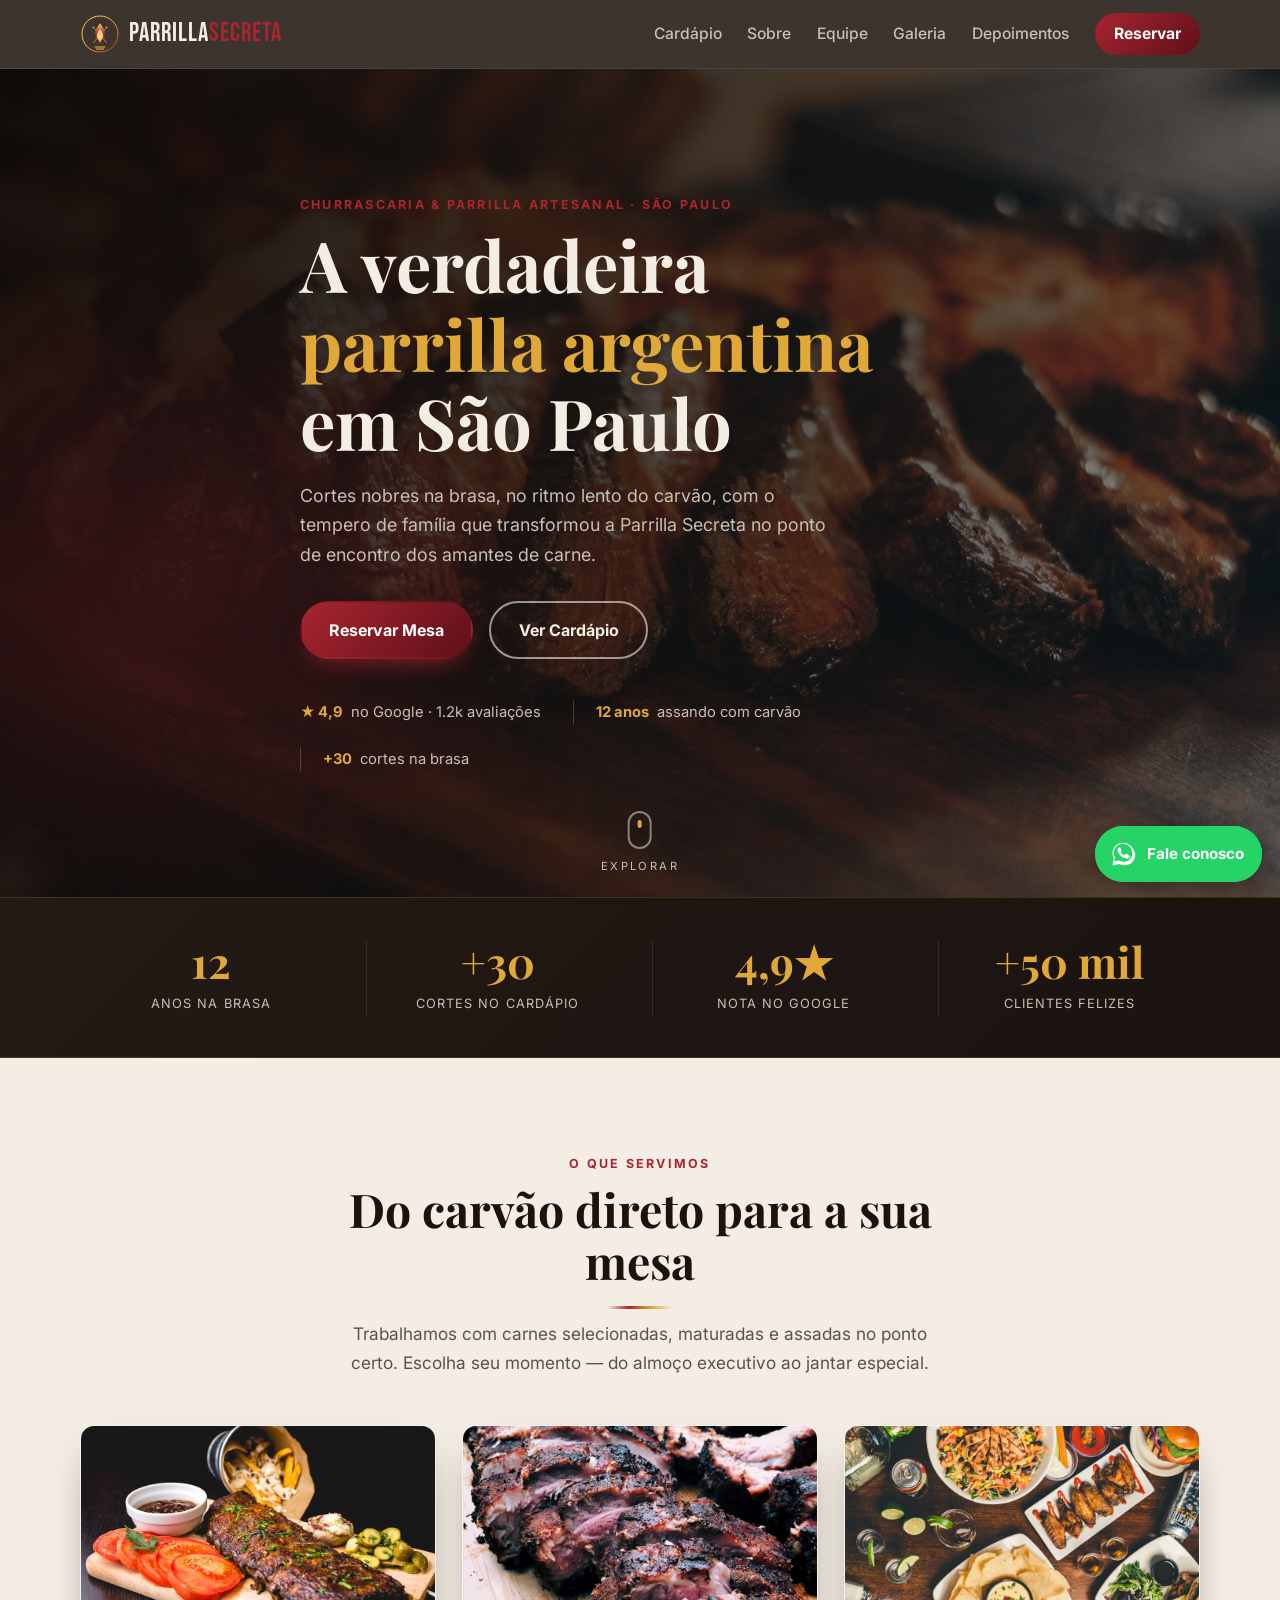
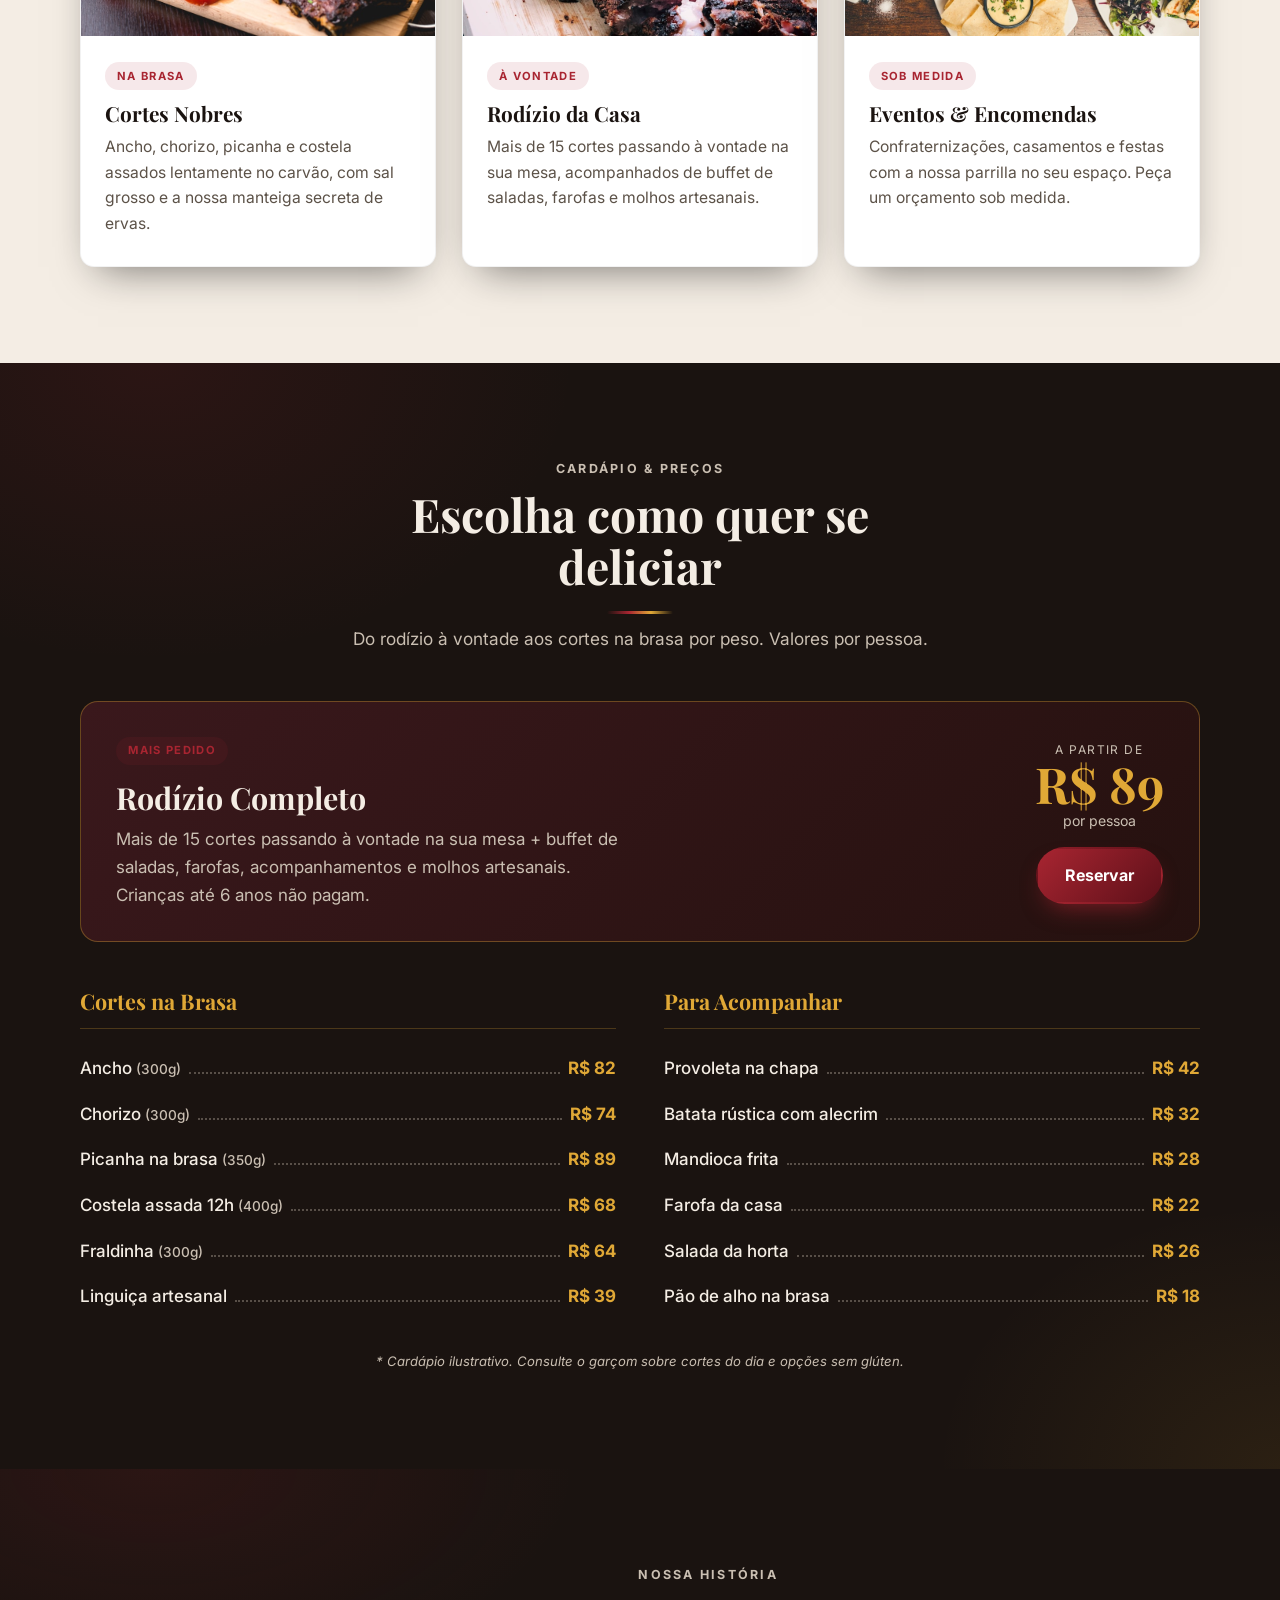
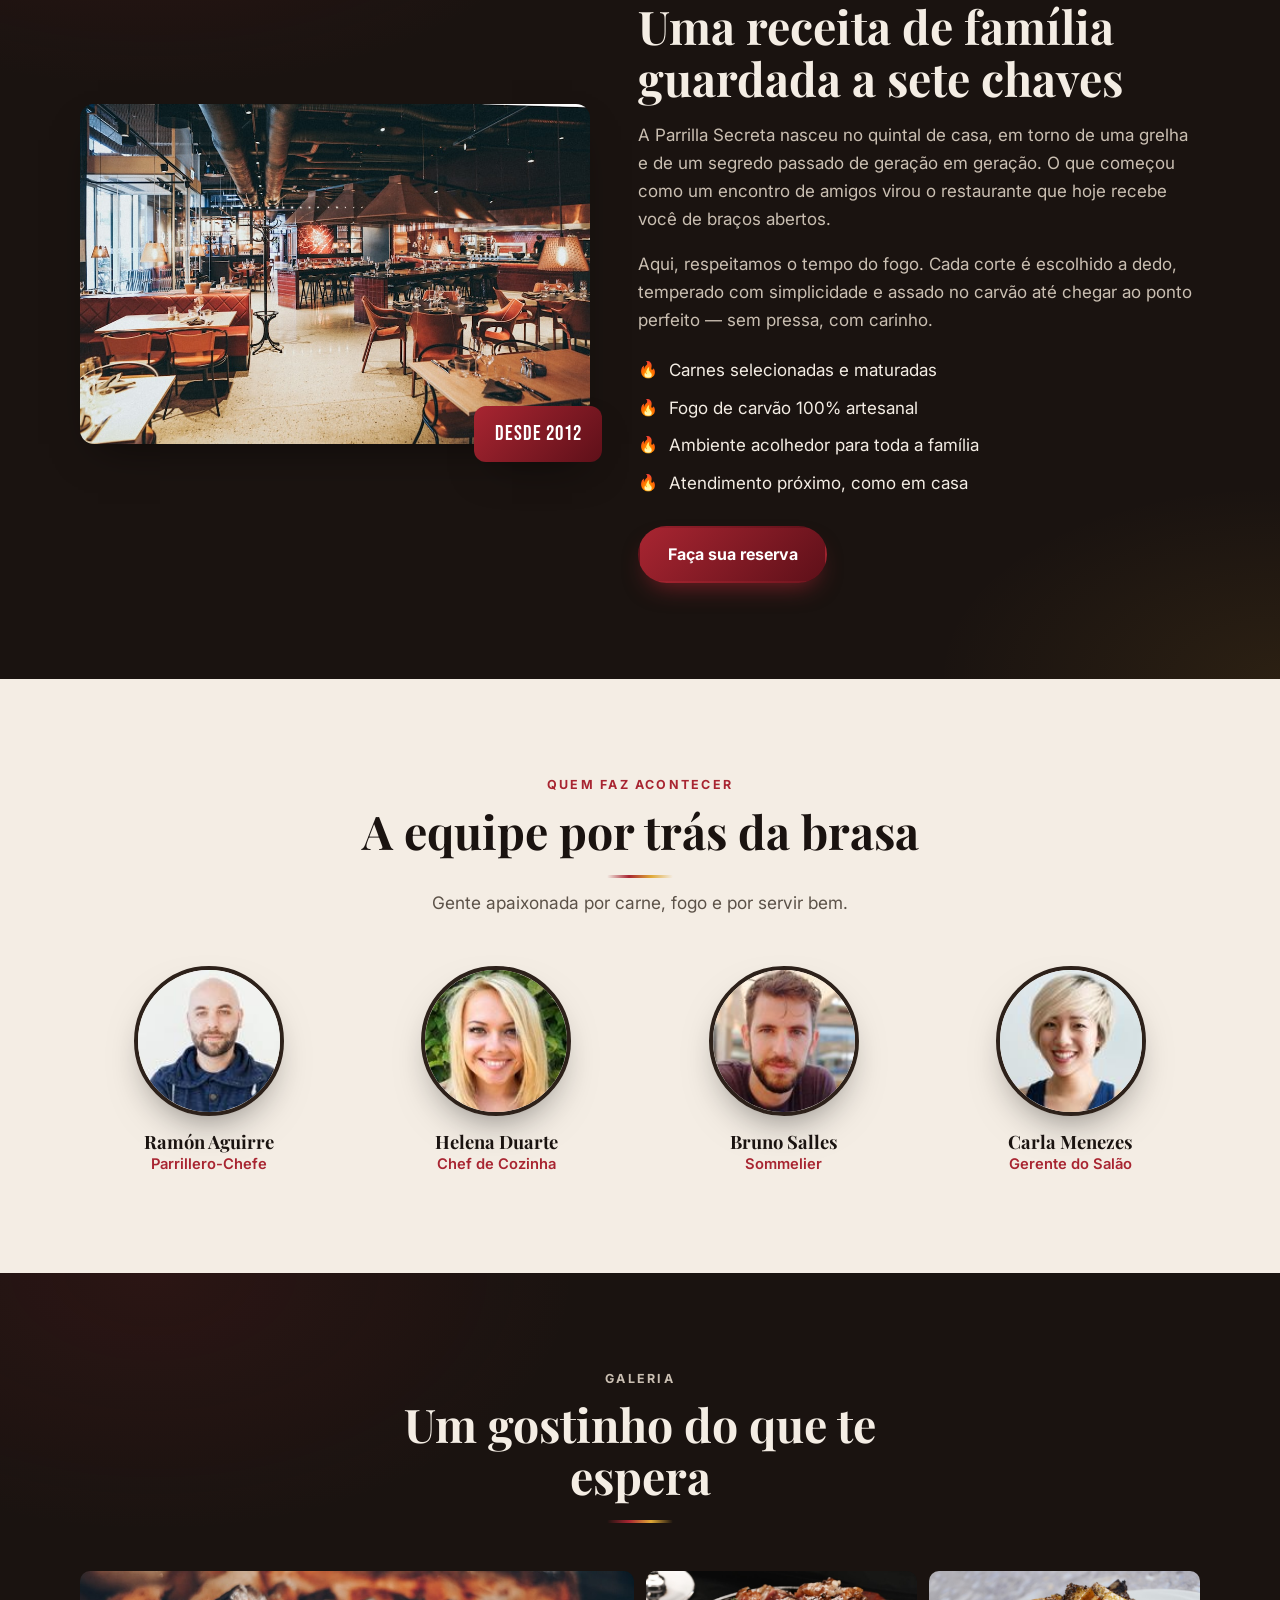
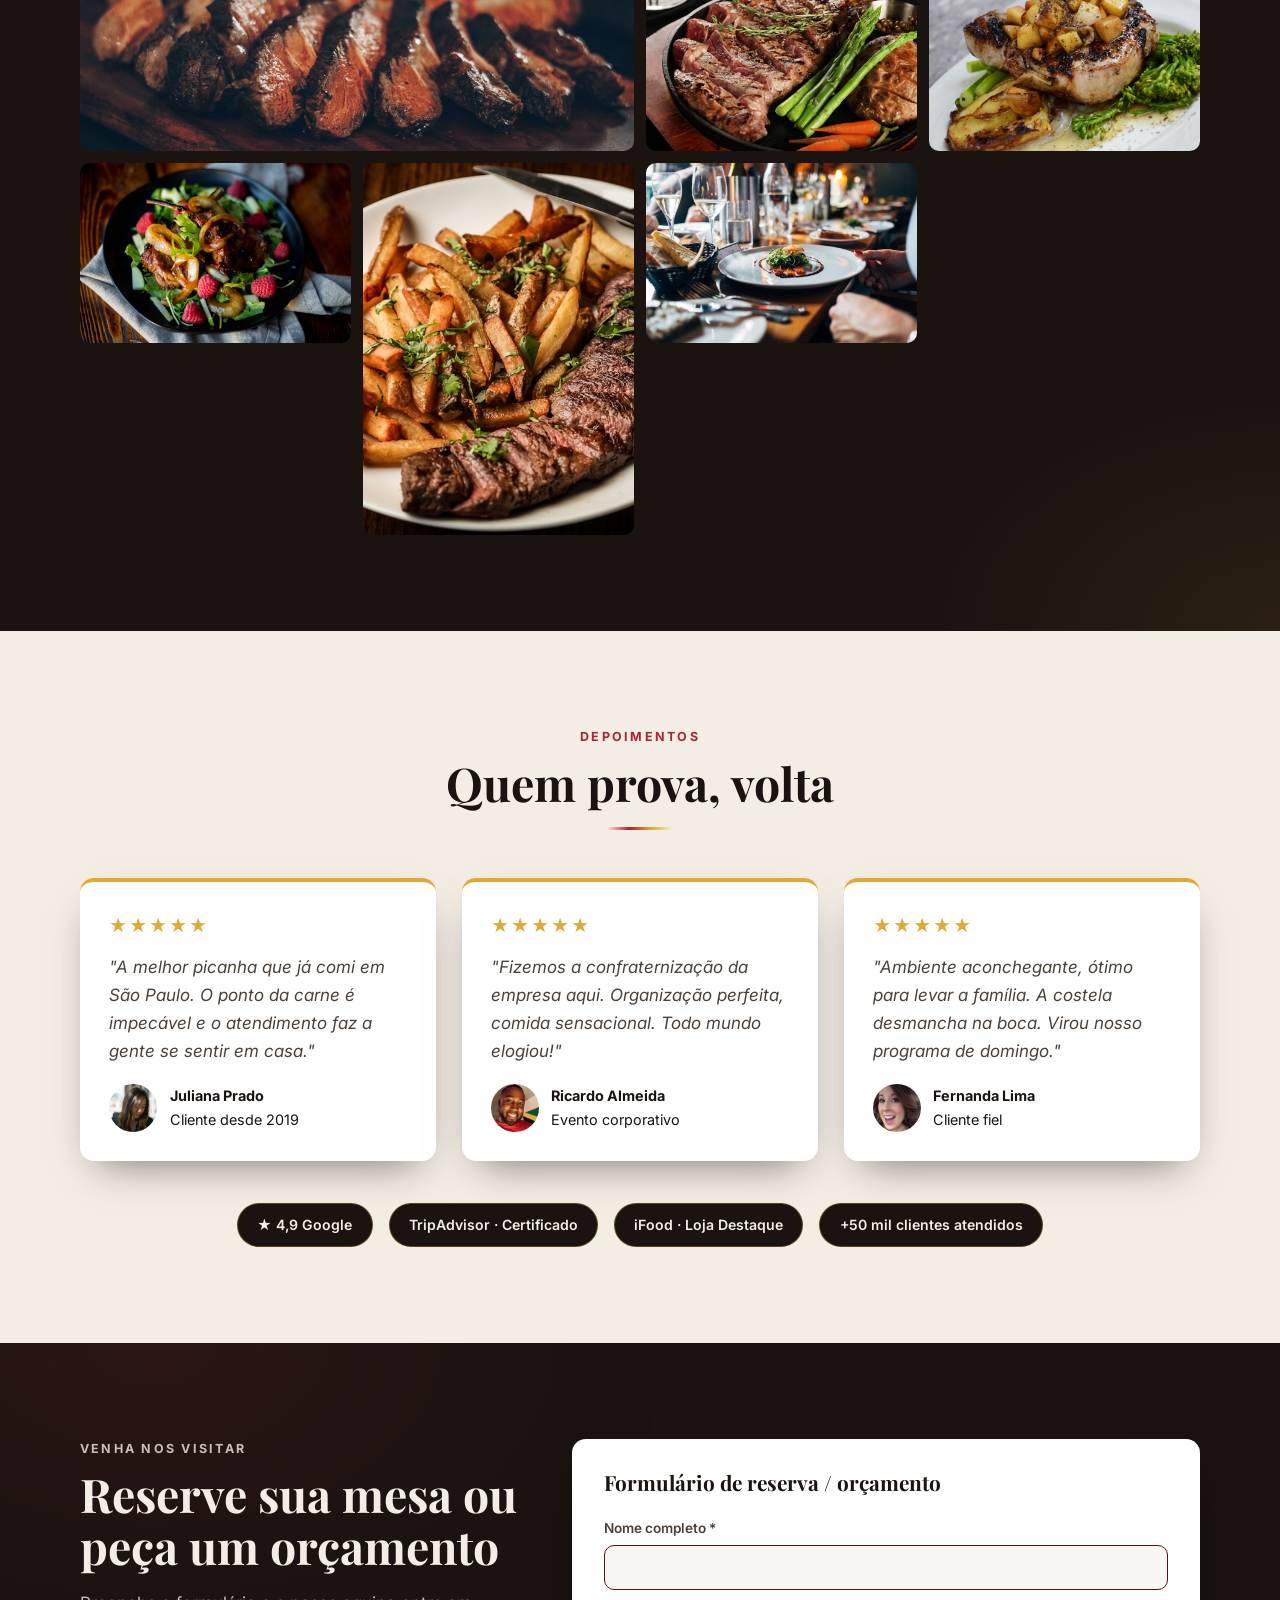
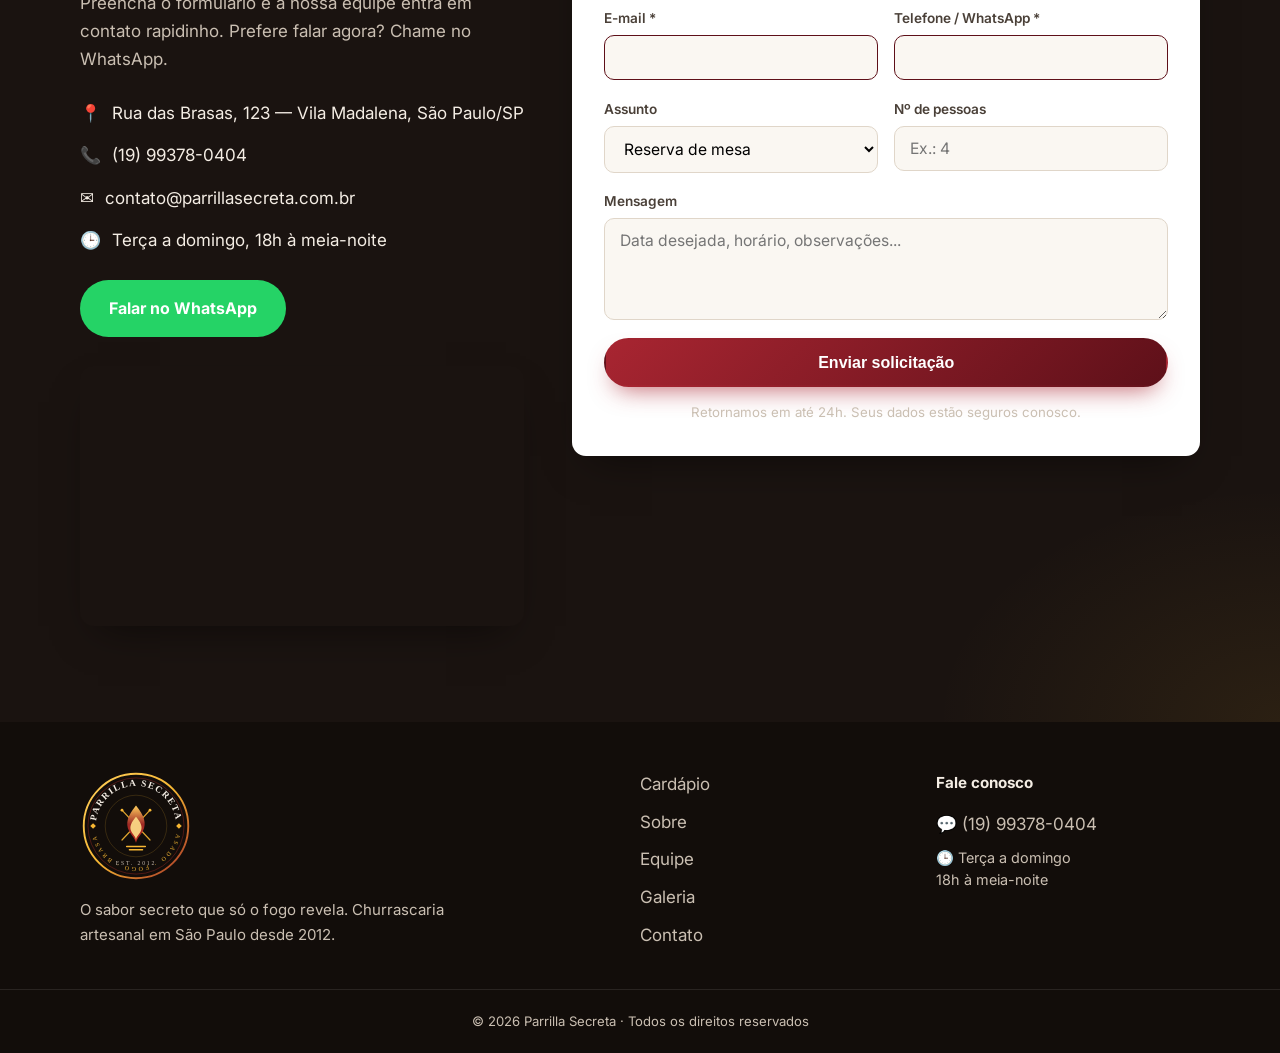
<file: index.html>
<!DOCTYPE html>
<html lang="pt-BR">
<head>
  <meta charset="UTF-8" />
  <meta name="viewport" content="width=device-width, initial-scale=1.0" />

  <!-- ============ SEO / META ============ -->
  <title>Parrilla Secreta — Churrascaria & Parrilla Artesanal | Reserve sua Mesa</title>
  <meta name="description" content="Parrilla Secreta é uma churrascaria artesanal com cortes nobres na brasa, ambiente acolhedor e atendimento de família. Reserve sua mesa ou peça um orçamento para eventos." />
  <meta name="keywords" content="churrascaria, parrilla, churrasco, restaurante, cortes nobres, brasa, eventos, rodízio, carne, barbecue" />
  <meta name="author" content="Parrilla Secreta" />
  <meta name="theme-color" content="#1a1310" />
  <link rel="canonical" href="https://www.parrillasecreta.com.br/" />

  <!-- Open Graph -->
  <meta property="og:type" content="restaurant" />
  <meta property="og:title" content="Parrilla Secreta — Churrascaria & Parrilla Artesanal" />
  <meta property="og:description" content="Cortes nobres na brasa, ambiente acolhedor e o verdadeiro sabor do fogo. Reserve sua mesa." />
  <meta property="og:image" content="https://www.parrillasecreta.com.br/assets/images/og-image.jpg" />
  <meta property="og:locale" content="pt_BR" />
  <meta name="twitter:card" content="summary_large_image" />

  <!-- Favicon -->
  <link rel="icon" type="image/svg+xml" href="assets/favicon.svg" />
  <link rel="apple-touch-icon" href="assets/favicon.svg" />

  <!-- Fonts -->
  <link rel="preconnect" href="https://fonts.googleapis.com" />
  <link rel="preconnect" href="https://fonts.gstatic.com" crossorigin />
  <link href="https://fonts.googleapis.com/css2?family=Bebas+Neue&family=Playfair+Display:ital,wght@0,600;0,700;1,600&family=Inter:wght@400;500;600;700&display=swap" rel="stylesheet" />

  <link rel="stylesheet" href="styles.css" />

  <!-- ============ Structured Data (Rich Results) ============ -->
  <script type="application/ld+json">
  {
    "@context": "https://schema.org",
    "@type": "Restaurant",
    "name": "Parrilla Secreta",
    "servesCuisine": ["Churrasco", "Parrilla", "Argentina", "Brasileira"],
    "priceRange": "$$",
    "image": "https://www.parrillasecreta.com.br/assets/images/og-image.jpg",
    "telephone": "+55 19 99378-0404",
    "address": {
      "@type": "PostalAddress",
      "streetAddress": "Rua das Brasas, 123 - Vila Madalena",
      "addressLocality": "São Paulo",
      "addressRegion": "SP",
      "postalCode": "05433-000",
      "addressCountry": "BR"
    },
    "openingHours": "Tu-Su 18:00-24:00",
    "url": "https://www.parrillasecreta.com.br/"
  }
  </script>
</head>

<body>
  <!-- ==================== HEADER ==================== -->
  <header class="site-header" id="topo">
    <div class="container header-inner">
      <a href="#topo" class="brand" aria-label="Parrilla Secreta - início">
        <img src="assets/mark.svg" alt="" class="brand-mark-img" width="40" height="40" aria-hidden="true" />
        <span class="brand-name">Parrilla<span>Secreta</span></span>
      </a>

      <nav class="main-nav" id="main-nav" aria-label="Navegação principal">
        <a href="#menu">Cardápio</a>
        <a href="#sobre">Sobre</a>
        <a href="#equipe">Equipe</a>
        <a href="#galeria">Galeria</a>
        <a href="#depoimentos">Depoimentos</a>
        <a href="#contato" class="nav-cta">Reservar</a>
      </nav>

      <button class="nav-toggle" id="nav-toggle" aria-label="Abrir menu" aria-expanded="false" aria-controls="main-nav">
        <span></span><span></span><span></span>
      </button>
    </div>
  </header>

  <main>
    <!-- ==================== HERO ==================== -->
    <section class="hero" id="hero">
      <div class="hero-bg" aria-hidden="true"></div>
      <div class="hero-overlay" aria-hidden="true"></div>
      <div class="container hero-content">
        <p class="eyebrow">Churrascaria &amp; Parrilla Artesanal · São Paulo</p>
        <h1>A verdadeira<br /><span class="accent">parrilla argentina</span><br />em São Paulo</h1>
        <p class="hero-sub">
          Cortes nobres na brasa, no ritmo lento do carvão, com o tempero de família que
          transformou a Parrilla Secreta no ponto de encontro dos amantes de carne.
        </p>
        <div class="hero-actions">
          <a href="#contato" class="btn btn-primary">Reservar Mesa</a>
          <a href="#menu" class="btn btn-ghost">Ver Cardápio</a>
        </div>
        <ul class="hero-badges" aria-label="Diferenciais">
          <li><strong>★ 4,9</strong> no Google · 1.2k avaliações</li>
          <li><strong>12 anos</strong> assando com carvão</li>
          <li><strong>+30</strong> cortes na brasa</li>
        </ul>
      </div>
      <a href="#cardapio" class="hero-scroll" aria-label="Explorar o cardápio">
        <span class="mouse" aria-hidden="true"></span>
        Explorar
      </a>
    </section>

    <!-- ==================== FAIXA DE NÚMEROS ==================== -->
    <section class="stats-band" aria-label="A casa em números">
      <div class="container stats-inner">
        <div class="stat"><strong>12</strong><span>anos na brasa</span></div>
        <div class="stat"><strong>+30</strong><span>cortes no cardápio</span></div>
        <div class="stat"><strong>4,9★</strong><span>nota no Google</span></div>
        <div class="stat"><strong>+50 mil</strong><span>clientes felizes</span></div>
      </div>
    </section>

    <!-- ==================== SERVIÇOS / CARDÁPIO ==================== -->
    <section class="section" id="cardapio">
      <div class="container">
        <header class="section-head">
          <p class="eyebrow">O que servimos</p>
          <h2>Do carvão direto para a sua mesa</h2>
          <p class="section-lead">
            Trabalhamos com carnes selecionadas, maturadas e assadas no ponto certo.
            Escolha seu momento — do almoço executivo ao jantar especial.
          </p>
        </header>

        <div class="cards-grid">
          <article class="card">
            <div class="card-img" style="background-image:url('assets/images/servico-cortes.jpg')" role="img" aria-label="Corte nobre grelhado na brasa"></div>
            <div class="card-body">
              <span class="card-tag">Na brasa</span>
              <h3>Cortes Nobres</h3>
              <p>Ancho, chorizo, picanha e costela assados lentamente no carvão, com sal grosso e a nossa manteiga secreta de ervas.</p>
            </div>
          </article>

          <article class="card">
            <div class="card-img" style="background-image:url('assets/images/servico-rodizio.jpg')" role="img" aria-label="Espeto de churrasco variado"></div>
            <div class="card-body">
              <span class="card-tag">À vontade</span>
              <h3>Rodízio da Casa</h3>
              <p>Mais de 15 cortes passando à vontade na sua mesa, acompanhados de buffet de saladas, farofas e molhos artesanais.</p>
            </div>
          </article>

          <article class="card">
            <div class="card-img" style="background-image:url('assets/images/servico-eventos.jpg')" role="img" aria-label="Mesa de eventos com pratos"></div>
            <div class="card-body">
              <span class="card-tag">Sob medida</span>
              <h3>Eventos &amp; Encomendas</h3>
              <p>Confraternizações, casamentos e festas com a nossa parrilla no seu espaço. Peça um orçamento sob medida.</p>
            </div>
          </article>
        </div>
      </div>
    </section>

    <!-- ==================== CARDÁPIO & PREÇOS ==================== -->
    <section class="section section-alt" id="menu">
      <div class="container">
        <header class="section-head">
          <p class="eyebrow">Cardápio &amp; Preços</p>
          <h2>Escolha como quer se deliciar</h2>
          <p class="section-lead">Do rodízio à vontade aos cortes na brasa por peso. Valores por pessoa.</p>
        </header>

        <!-- Destaque do rodízio -->
        <div class="menu-highlight">
          <div class="menu-highlight-text">
            <span class="card-tag">Mais pedido</span>
            <h3>Rodízio Completo</h3>
            <p>Mais de 15 cortes passando à vontade na sua mesa + buffet de saladas, farofas, acompanhamentos e molhos artesanais. Crianças até 6 anos não pagam.</p>
          </div>
          <div class="menu-highlight-price">
            <span class="price-from">a partir de</span>
            <strong>R$ 89</strong>
            <span class="price-unit">por pessoa</span>
            <a href="#contato" class="btn btn-primary">Reservar</a>
          </div>
        </div>

        <!-- À la carte -->
        <div class="menu-columns">
          <div class="menu-col">
            <h4 class="menu-col-title">Cortes na Brasa</h4>
            <ul class="menu-list">
              <li><span class="mi-name">Ancho <em>(300g)</em></span><span class="mi-dots"></span><span class="mi-price">R$ 82</span></li>
              <li><span class="mi-name">Chorizo <em>(300g)</em></span><span class="mi-dots"></span><span class="mi-price">R$ 74</span></li>
              <li><span class="mi-name">Picanha na brasa <em>(350g)</em></span><span class="mi-dots"></span><span class="mi-price">R$ 89</span></li>
              <li><span class="mi-name">Costela assada 12h <em>(400g)</em></span><span class="mi-dots"></span><span class="mi-price">R$ 68</span></li>
              <li><span class="mi-name">Fraldinha <em>(300g)</em></span><span class="mi-dots"></span><span class="mi-price">R$ 64</span></li>
              <li><span class="mi-name">Linguiça artesanal</span><span class="mi-dots"></span><span class="mi-price">R$ 39</span></li>
            </ul>
          </div>
          <div class="menu-col">
            <h4 class="menu-col-title">Para Acompanhar</h4>
            <ul class="menu-list">
              <li><span class="mi-name">Provoleta na chapa</span><span class="mi-dots"></span><span class="mi-price">R$ 42</span></li>
              <li><span class="mi-name">Batata rústica com alecrim</span><span class="mi-dots"></span><span class="mi-price">R$ 32</span></li>
              <li><span class="mi-name">Mandioca frita</span><span class="mi-dots"></span><span class="mi-price">R$ 28</span></li>
              <li><span class="mi-name">Farofa da casa</span><span class="mi-dots"></span><span class="mi-price">R$ 22</span></li>
              <li><span class="mi-name">Salada da horta</span><span class="mi-dots"></span><span class="mi-price">R$ 26</span></li>
              <li><span class="mi-name">Pão de alho na brasa</span><span class="mi-dots"></span><span class="mi-price">R$ 18</span></li>
            </ul>
          </div>
        </div>
        <p class="menu-note">* Cardápio ilustrativo. Consulte o garçom sobre cortes do dia e opções sem glúten.</p>
      </div>
    </section>

    <!-- ==================== SOBRE ==================== -->
    <section class="section section-alt" id="sobre">
      <div class="container about-grid">
        <div class="about-media">
          <img
            src="assets/images/sobre-salao.jpg"
            alt="Salão aconchegante da Parrilla Secreta" loading="lazy" width="900" height="600" />
          <span class="about-badge">Desde 2012</span>
        </div>
        <div class="about-text">
          <p class="eyebrow">Nossa história</p>
          <h2>Uma receita de família guardada a sete chaves</h2>
          <p>
            A Parrilla Secreta nasceu no quintal de casa, em torno de uma grelha e de um
            segredo passado de geração em geração. O que começou como um encontro de amigos
            virou o restaurante que hoje recebe você de braços abertos.
          </p>
          <p>
            Aqui, respeitamos o tempo do fogo. Cada corte é escolhido a dedo, temperado com
            simplicidade e assado no carvão até chegar ao ponto perfeito — sem pressa, com carinho.
          </p>
          <ul class="checklist">
            <li>Carnes selecionadas e maturadas</li>
            <li>Fogo de carvão 100% artesanal</li>
            <li>Ambiente acolhedor para toda a família</li>
            <li>Atendimento próximo, como em casa</li>
          </ul>
          <a href="#contato" class="btn btn-primary">Faça sua reserva</a>
        </div>
      </div>
    </section>

    <!-- ==================== EQUIPE ==================== -->
    <section class="section" id="equipe">
      <div class="container">
        <header class="section-head">
          <p class="eyebrow">Quem faz acontecer</p>
          <h2>A equipe por trás da brasa</h2>
          <p class="section-lead">Gente apaixonada por carne, fogo e por servir bem.</p>
        </header>

        <div class="team-grid">
          <figure class="team-card">
            <img src="assets/images/equipe-ramon.jpg" alt="Retrato de Ramón Aguirre, parrillero-chefe" loading="lazy" width="200" height="200" />
            <figcaption>
              <h3>Ramón Aguirre</h3>
              <p>Parrillero-Chefe</p>
            </figcaption>
          </figure>
          <figure class="team-card">
            <img src="assets/images/equipe-helena.jpg" alt="Retrato de Helena Duarte, chef de cozinha" loading="lazy" width="200" height="200" />
            <figcaption>
              <h3>Helena Duarte</h3>
              <p>Chef de Cozinha</p>
            </figcaption>
          </figure>
          <figure class="team-card">
            <img src="assets/images/equipe-bruno.jpg" alt="Retrato de Bruno Salles, sommelier" loading="lazy" width="200" height="200" />
            <figcaption>
              <h3>Bruno Salles</h3>
              <p>Sommelier</p>
            </figcaption>
          </figure>
          <figure class="team-card">
            <img src="assets/images/equipe-carla.jpg" alt="Retrato de Carla Menezes, gerente do salão" loading="lazy" width="200" height="200" />
            <figcaption>
              <h3>Carla Menezes</h3>
              <p>Gerente do Salão</p>
            </figcaption>
          </figure>
        </div>
      </div>
    </section>

    <!-- ==================== GALERIA ==================== -->
    <section class="section section-alt" id="galeria">
      <div class="container">
        <header class="section-head">
          <p class="eyebrow">Galeria</p>
          <h2>Um gostinho do que te espera</h2>
        </header>

        <div class="gallery">
          <a class="gallery-item wide" href="assets/images/galeria-1.jpg" target="_blank" rel="noopener" style="background-image:url('assets/images/galeria-1.jpg')" aria-label="Costela na brasa"></a>
          <a class="gallery-item" href="assets/images/galeria-2.jpg" target="_blank" rel="noopener" style="background-image:url('assets/images/galeria-2.jpg')" aria-label="Bife grelhado"></a>
          <a class="gallery-item" href="assets/images/galeria-3.jpg" target="_blank" rel="noopener" style="background-image:url('assets/images/galeria-3.jpg')" aria-label="Preparo na parrilla"></a>
          <a class="gallery-item" href="assets/images/galeria-4.jpg" target="_blank" rel="noopener" style="background-image:url('assets/images/galeria-4.jpg')" aria-label="Chef preparando prato"></a>
          <a class="gallery-item tall" href="assets/images/galeria-5.jpg" target="_blank" rel="noopener" style="background-image:url('assets/images/galeria-5.jpg')" aria-label="Prato finalizado"></a>
          <a class="gallery-item" href="assets/images/galeria-6.jpg" target="_blank" rel="noopener" style="background-image:url('assets/images/galeria-6.jpg')" aria-label="Ambiente do restaurante"></a>
        </div>
      </div>
    </section>

    <!-- ==================== DEPOIMENTOS ==================== -->
    <section class="section" id="depoimentos">
      <div class="container">
        <header class="section-head">
          <p class="eyebrow">Depoimentos</p>
          <h2>Quem prova, volta</h2>
        </header>

        <div class="testimonials">
          <blockquote class="testimonial">
            <div class="stars" aria-label="5 de 5 estrelas">★★★★★</div>
            <p>"A melhor picanha que já comi em São Paulo. O ponto da carne é impecável e o atendimento faz a gente se sentir em casa."</p>
            <footer>
              <img src="assets/images/depoimento-juliana.jpg" alt="" loading="lazy" width="48" height="48" />
              <span><strong>Juliana Prado</strong><br />Cliente desde 2019</span>
            </footer>
          </blockquote>

          <blockquote class="testimonial">
            <div class="stars" aria-label="5 de 5 estrelas">★★★★★</div>
            <p>"Fizemos a confraternização da empresa aqui. Organização perfeita, comida sensacional. Todo mundo elogiou!"</p>
            <footer>
              <img src="assets/images/depoimento-ricardo.jpg" alt="" loading="lazy" width="48" height="48" />
              <span><strong>Ricardo Almeida</strong><br />Evento corporativo</span>
            </footer>
          </blockquote>

          <blockquote class="testimonial">
            <div class="stars" aria-label="5 de 5 estrelas">★★★★★</div>
            <p>"Ambiente aconchegante, ótimo para levar a família. A costela desmancha na boca. Virou nosso programa de domingo."</p>
            <footer>
              <img src="assets/images/depoimento-fernanda.jpg" alt="" loading="lazy" width="48" height="48" />
              <span><strong>Fernanda Lima</strong><br />Cliente fiel</span>
            </footer>
          </blockquote>
        </div>

        <div class="trust-row" aria-label="Selos de confiança">
          <span class="trust-badge">★ 4,9 Google</span>
          <span class="trust-badge">TripAdvisor · Certificado</span>
          <span class="trust-badge">iFood · Loja Destaque</span>
          <span class="trust-badge">+50 mil clientes atendidos</span>
        </div>
      </div>
    </section>

    <!-- ==================== LOCALIZAÇÃO + CONTATO ==================== -->
    <section class="section section-alt" id="contato">
      <div class="container contact-grid">
        <!-- Info + mapa -->
        <div class="contact-info">
          <p class="eyebrow">Venha nos visitar</p>
          <h2>Reserve sua mesa ou peça um orçamento</h2>
          <p>Preencha o formulário e a nossa equipe entra em contato rapidinho. Prefere falar agora? Chame no WhatsApp.</p>

          <ul class="contact-list">
            <li><span aria-hidden="true">📍</span> Rua das Brasas, 123 — Vila Madalena, São Paulo/SP</li>
            <li><span aria-hidden="true">📞</span> <a href="tel:+5519993780404">(19) 99378-0404</a></li>
            <li><span aria-hidden="true">✉️</span> <a href="mailto:contato@parrillasecreta.com.br">contato@parrillasecreta.com.br</a></li>
            <li><span aria-hidden="true">🕒</span> Terça a domingo, 18h à meia-noite</li>
          </ul>

          <a href="https://wa.me/5519993780404?text=Ol%C3%A1!%20Gostaria%20de%20fazer%20uma%20reserva%20na%20Parrilla%20Secreta." class="btn btn-whatsapp" target="_blank" rel="noopener">
            Falar no WhatsApp
          </a>

          <div class="map-wrap">
            <iframe
              title="Mapa da localização da Parrilla Secreta"
              src="https://www.google.com/maps?q=Vila+Madalena,+S%C3%A3o+Paulo,+SP&output=embed"
              loading="lazy" referrerpolicy="no-referrer-when-downgrade"></iframe>
          </div>
        </div>

        <!-- Formulário -->
        <div class="contact-form-wrap">
          <form id="contact-form" class="contact-form" action="https://formspree.io/f/SEU_ID_AQUI" method="POST" novalidate>
            <h3>Formulário de reserva / orçamento</h3>

            <div class="field">
              <label for="nome">Nome completo *</label>
              <input type="text" id="nome" name="nome" autocomplete="name" required />
            </div>

            <div class="field-row">
              <div class="field">
                <label for="email">E-mail *</label>
                <input type="email" id="email" name="email" autocomplete="email" required />
              </div>
              <div class="field">
                <label for="telefone">Telefone / WhatsApp *</label>
                <input type="tel" id="telefone" name="telefone" autocomplete="tel" required />
              </div>
            </div>

            <div class="field-row">
              <div class="field">
                <label for="assunto">Assunto</label>
                <select id="assunto" name="assunto">
                  <option>Reserva de mesa</option>
                  <option>Orçamento para evento</option>
                  <option>Encomenda / Delivery</option>
                  <option>Outro assunto</option>
                </select>
              </div>
              <div class="field">
                <label for="pessoas">Nº de pessoas</label>
                <input type="number" id="pessoas" name="pessoas" min="1" max="500" placeholder="Ex.: 4" />
              </div>
            </div>

            <div class="field">
              <label for="mensagem">Mensagem</label>
              <textarea id="mensagem" name="mensagem" rows="4" placeholder="Data desejada, horário, observações..."></textarea>
            </div>

            <button type="submit" class="btn btn-primary btn-block">Enviar solicitação</button>
            <p class="form-note" id="form-status" role="status" aria-live="polite">
              Retornamos em até 24h. Seus dados estão seguros conosco.
            </p>
          </form>
        </div>
      </div>
    </section>
  </main>

  <!-- ==================== FOOTER ==================== -->
  <footer class="site-footer">
    <div class="container footer-inner">
      <div class="footer-brand">
        <img src="assets/crest.svg" alt="Selo Parrilla Secreta — Asado, Fogo, Brasa, desde 2012" class="footer-crest" width="112" height="112" />
        <p>O sabor secreto que só o fogo revela. Churrascaria artesanal em São Paulo desde 2012.</p>
      </div>
      <nav class="footer-nav" aria-label="Links do rodapé">
        <a href="#menu">Cardápio</a>
        <a href="#sobre">Sobre</a>
        <a href="#equipe">Equipe</a>
        <a href="#galeria">Galeria</a>
        <a href="#contato">Contato</a>
      </nav>
      <div class="footer-social">
        <strong class="footer-col-title">Fale conosco</strong>
        <a href="https://wa.me/5519993780404" target="_blank" rel="noopener" aria-label="WhatsApp">💬 (19) 99378-0404</a>
        <span class="footer-hours">🕒 Terça a domingo<br />18h à meia-noite</span>
      </div>
    </div>
    <div class="footer-bottom">
      <p>© <span id="year"></span> Parrilla Secreta · Todos os direitos reservados</p>
    </div>
  </footer>

  <!-- Botão flutuante de WhatsApp -->
  <a class="whatsapp-float" href="https://wa.me/5519993780404?text=Ol%C3%A1!%20Gostaria%20de%20fazer%20uma%20reserva%20na%20Parrilla%20Secreta."
     target="_blank" rel="noopener" aria-label="Falar no WhatsApp">
    <svg viewBox="0 0 32 32" width="28" height="28" fill="currentColor" aria-hidden="true">
      <path d="M16 3C9.4 3 4 8.4 4 15c0 2.1.6 4.2 1.6 6L4 29l8.2-1.6c1.7.9 3.7 1.4 5.6 1.4h.2c6.6 0 12-5.4 12-12S22.6 3 16 3zm0 21.8c-1.7 0-3.3-.5-4.8-1.3l-.3-.2-4.9 1 1-4.7-.2-.3C5.9 18.5 5.4 16.8 5.4 15 5.4 9.2 10.2 4.4 16 4.4S26.6 9.2 26.6 15 21.8 24.8 16 24.8zm6-8c-.3-.2-1.9-1-2.2-1-.3-.1-.5-.2-.8.2-.2.3-.8 1-1 1.2-.2.2-.4.2-.7.1-1.7-.9-2.9-1.5-4-3.5-.3-.5.3-.5.9-1.6.1-.2 0-.4 0-.6-.1-.2-.8-1.9-1-2.6-.3-.7-.5-.6-.8-.6h-.6c-.2 0-.6.1-.9.4-.3.3-1.2 1.1-1.2 2.8s1.2 3.3 1.4 3.5c.2.2 2.5 3.8 6 5.3 2.2.9 3 1 4.1.9.7-.1 1.9-.8 2.2-1.5.3-.8.3-1.4.2-1.5-.1-.2-.3-.3-.6-.4z"/>
    </svg>
    <span class="whatsapp-float-label">Fale conosco</span>
  </a>

  <script src="script.js" defer></script>
</body>
</html>
</file>
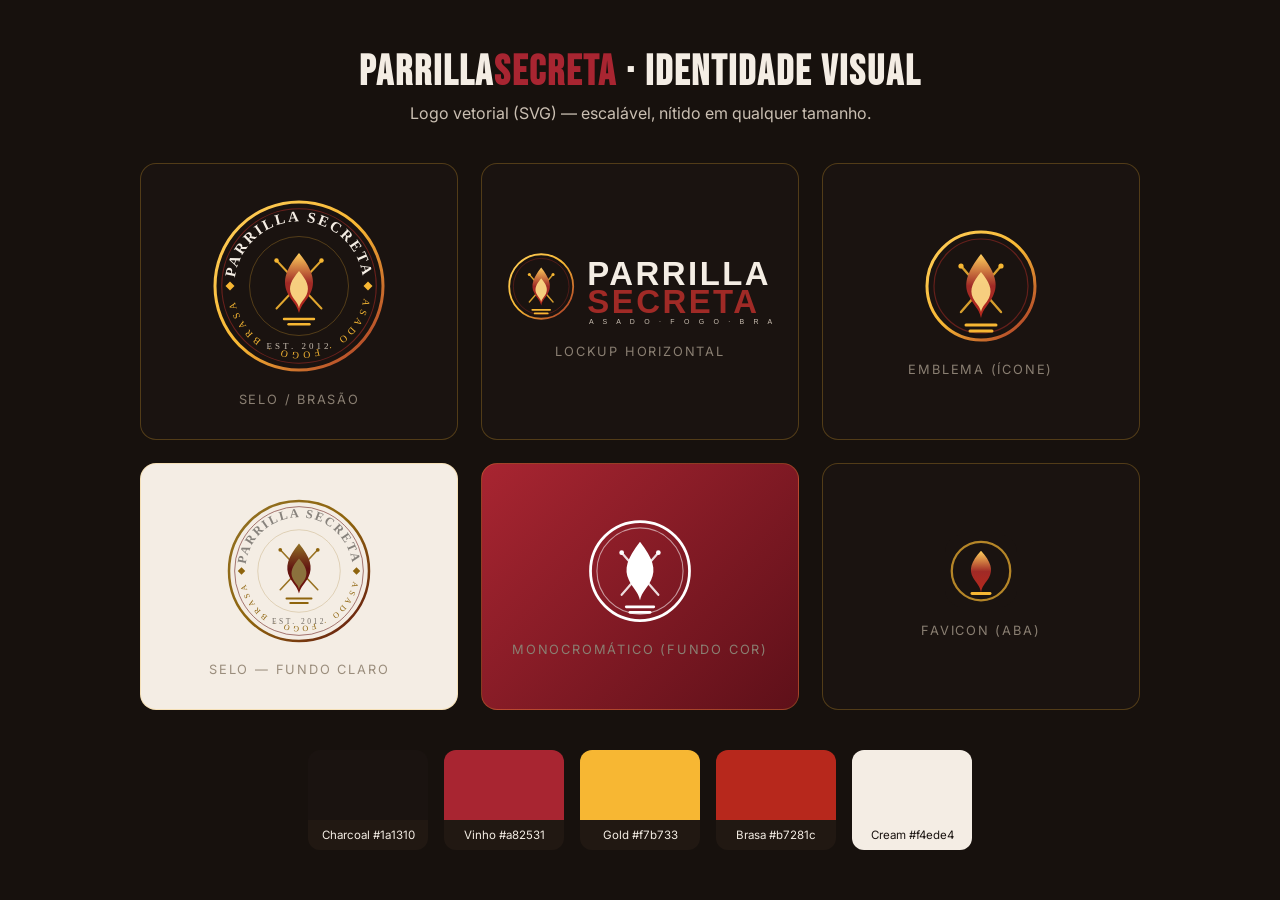
<file: logos.html>
<!DOCTYPE html>
<html lang="pt-BR">
<head>
  <meta charset="UTF-8" />
  <meta name="viewport" content="width=device-width, initial-scale=1.0" />
  <title>Parrilla Secreta — Logo & Identidade Visual</title>
  <link href="https://fonts.googleapis.com/css2?family=Bebas+Neue&family=Inter:wght@400;600;700&display=swap" rel="stylesheet" />
  <style>
    :root { --ember:#a82531; --gold:#f7b733; --cream:#f4ede4; }
    * { box-sizing: border-box; margin: 0; }
    body { font-family: 'Inter', system-ui, sans-serif; background: #17110d; color: var(--cream); padding: 3rem 1.5rem; }
    h1 { font-family:'Bebas Neue',sans-serif; font-size: 2.6rem; letter-spacing: 2px; text-align:center; }
    h1 span { color: var(--ember); }
    .sub { text-align:center; color:#cabfb2; margin: .4rem 0 2.5rem; }
    .grid { max-width: 1000px; margin: 0 auto; display: grid; grid-template-columns: repeat(auto-fit,minmax(260px,1fr)); gap: 1.4rem; }
    .tile { border:1px solid rgba(247,183,51,.25); border-radius: 16px; padding: 2rem 1.5rem; display:flex; flex-direction:column; align-items:center; gap:1rem; min-height: 240px; justify-content:center; }
    .tile.light { background: var(--cream); }
    .tile.dark { background: #1a1310; }
    .tile.ember { background: linear-gradient(135deg,#a82531,#5e1019); }
    .label { font-size:.8rem; letter-spacing:.14em; text-transform:uppercase; color:#8a7f72; }
    .tile.light .label { color:#9a8d7c; }
    img { display:block; }
    .swatches { max-width:1000px; margin: 2.5rem auto 0; display:flex; flex-wrap:wrap; gap:1rem; justify-content:center; }
    .sw { width:120px; border-radius:12px; overflow:hidden; text-align:center; font-size:.72rem; }
    .sw .chip { height:70px; }
    .sw .name { padding:.5rem; background:#211812; }
  </style>
</head>
<body>
  <h1>Parrilla<span>Secreta</span> · Identidade Visual</h1>
  <p class="sub">Logo vetorial (SVG) — escalável, nítido em qualquer tamanho.</p>

  <div class="grid">
    <div class="tile dark">
      <img src="assets/crest.svg" alt="Selo / brasão" width="180" height="180" />
      <span class="label">Selo / Brasão</span>
    </div>
    <div class="tile dark">
      <img src="assets/logo.svg" alt="Lockup horizontal" width="280" />
      <span class="label">Lockup horizontal</span>
    </div>
    <div class="tile dark">
      <img src="assets/mark.svg" alt="Emblema" width="120" height="120" />
      <span class="label">Emblema (ícone)</span>
    </div>
    <div class="tile light">
      <img src="assets/crest.svg" alt="Selo em fundo claro" width="150" height="150" style="filter:brightness(.55) saturate(1.2)" />
      <span class="label">Selo — fundo claro</span>
    </div>
    <div class="tile ember">
      <img src="assets/mark.svg" alt="Emblema em fundo ember" width="110" height="110" style="filter:brightness(0) invert(1)" />
      <span class="label">Monocromático (fundo cor)</span>
    </div>
    <div class="tile dark">
      <img src="assets/favicon.svg" alt="Favicon" width="72" height="72" />
      <span class="label">Favicon (aba)</span>
    </div>
  </div>

  <div class="swatches">
    <div class="sw"><div class="chip" style="background:#1a1310"></div><div class="name">Charcoal #1a1310</div></div>
    <div class="sw"><div class="chip" style="background:#a82531"></div><div class="name">Vinho #a82531</div></div>
    <div class="sw"><div class="chip" style="background:#f7b733"></div><div class="name">Gold #f7b733</div></div>
    <div class="sw"><div class="chip" style="background:#b7281c"></div><div class="name">Brasa #b7281c</div></div>
    <div class="sw"><div class="chip" style="background:#f4ede4"></div><div class="name" style="color:#1a1310;background:#f4ede4">Cream #f4ede4</div></div>
  </div>
</body>
</html>
</file>
<file: styles.css>
/* ============================================================
   Parrilla Secreta — Landing Page
   Palette: charcoal + ember + cream
   ============================================================ */

:root {
  --charcoal: #1a1310;
  --charcoal-2: #241a15;
  --charcoal-soft: #2d211a;
  --cream: #f4ede4;
  --cream-dim: #cabfb2;
  --ember: #a82531;      /* vermelho profundo (era laranja) */
  --ember-dark: #5e1019;  /* vinho / bordô */
  --gold: #e0a836;        /* dourado levemente mais quente, elegante */
  --whatsapp: #25d366;

  --font-display: 'Playfair Display', Georgia, serif;
  --font-brand: 'Bebas Neue', 'Arial Narrow', sans-serif;
  --font-body: 'Inter', system-ui, -apple-system, Segoe UI, Roboto, sans-serif;

  --maxw: 1160px;
  --radius: 14px;
  --shadow: 0 18px 40px -18px rgba(0, 0, 0, 0.55);
  --transition: 0.25s ease;
}

/* ---------- Reset ---------- */
*, *::before, *::after { box-sizing: border-box; margin: 0; padding: 0; }
html { scroll-behavior: smooth; -webkit-text-size-adjust: 100%; }
body {
  font-family: var(--font-body);
  color: var(--charcoal);
  background: var(--cream);
  line-height: 1.65;
  font-size: 17px;
  overflow-x: hidden;
}
img { max-width: 100%; display: block; }
a { color: inherit; text-decoration: none; }
ul { list-style: none; }

.container { width: 100%; max-width: var(--maxw); margin: 0 auto; padding: 0 20px; }

/* ---------- Typography ---------- */
h1, h2, h3 { font-family: var(--font-display); line-height: 1.12; font-weight: 700; }
h2 { font-size: clamp(1.9rem, 4.5vw, 2.9rem); }
h3 { font-size: 1.3rem; }

.eyebrow {
  font-family: var(--font-body);
  text-transform: uppercase;
  letter-spacing: 0.18em;
  font-size: 0.78rem;
  font-weight: 700;
  color: var(--ember);
  margin-bottom: 0.6rem;
}
.accent { color: var(--gold); }

/* ---------- Buttons ---------- */
.btn {
  display: inline-block;
  font-weight: 700;
  font-size: 1rem;
  padding: 0.85rem 1.7rem;
  border-radius: 999px;
  cursor: pointer;
  border: 2px solid transparent;
  transition: transform var(--transition), box-shadow var(--transition), background var(--transition), color var(--transition);
  text-align: center;
}
.btn:hover { transform: translateY(-2px); }
.btn-primary {
  background: linear-gradient(135deg, var(--ember), var(--ember-dark));
  color: #fff;
  box-shadow: 0 12px 24px -10px rgba(168, 37, 49, 0.7);
}
.btn-primary:hover { box-shadow: 0 16px 30px -10px rgba(168, 37, 49, 0.85); }
.btn-ghost { border-color: rgba(244, 237, 228, 0.6); color: var(--cream); }
.btn-ghost:hover { background: rgba(244, 237, 228, 0.12); border-color: var(--cream); }
.btn-whatsapp { background: var(--whatsapp); color: #fff; }
.btn-block { width: 100%; }

/* ---------- Header ---------- */
.site-header {
  position: sticky;
  top: 0;
  z-index: 1000;
  background: rgba(26, 19, 16, 0.85);
  backdrop-filter: blur(10px);
  border-bottom: 1px solid rgba(244, 237, 228, 0.08);
}
.header-inner { display: flex; align-items: center; justify-content: space-between; height: 68px; }
.brand { display: flex; align-items: center; gap: 0.55rem; }
.brand-mark { font-size: 1.4rem; }
.brand-mark-img { width: 40px; height: 40px; display: block; }
.footer-brand .brand-mark-img { width: 32px; height: 32px; }
.brand-name {
  font-family: var(--font-brand);
  font-size: 1.6rem;
  letter-spacing: 1px;
  color: var(--cream);
  line-height: 1;
}
.brand-name span { color: var(--ember); }

.main-nav { display: flex; align-items: center; gap: 1.6rem; }
.main-nav a { color: var(--cream-dim); font-weight: 500; font-size: 0.98rem; transition: color var(--transition); }
.main-nav a:hover { color: var(--cream); }
.main-nav .nav-cta {
  background: linear-gradient(135deg, var(--ember), var(--ember-dark));
  color: #fff; padding: 0.5rem 1.2rem; border-radius: 999px; font-weight: 700;
}
.main-nav .nav-cta:hover { color: #fff; transform: translateY(-1px); }

.nav-toggle {
  display: none;
  flex-direction: column;
  gap: 5px;
  background: none;
  border: 0;
  cursor: pointer;
  padding: 6px;
}
.nav-toggle span { width: 26px; height: 2px; background: var(--cream); transition: var(--transition); border-radius: 2px; }
.nav-toggle[aria-expanded="true"] span:nth-child(1) { transform: translateY(7px) rotate(45deg); }
.nav-toggle[aria-expanded="true"] span:nth-child(2) { opacity: 0; }
.nav-toggle[aria-expanded="true"] span:nth-child(3) { transform: translateY(-7px) rotate(-45deg); }

/* ---------- Hero ---------- */
.hero {
  position: relative;
  min-height: 92vh;
  display: flex;
  align-items: center;
  color: var(--cream);
  overflow: hidden;
}
.hero-bg {
  position: absolute; inset: 0;
  background: #000 url('assets/images/hero-brasa.jpg') center/cover no-repeat;
  transform: scale(1.05);
  animation: slowZoom 18s ease-in-out infinite alternate;
}
@keyframes slowZoom { to { transform: scale(1.14); } }
.hero-overlay {
  position: absolute; inset: 0;
  background: linear-gradient(105deg, rgba(15, 10, 8, 0.92) 0%, rgba(20, 14, 10, 0.78) 42%, rgba(20, 14, 10, 0.45) 100%);
}
.hero-content { position: relative; z-index: 2; padding: 5rem 20px; max-width: 720px; }
.hero h1 { font-size: clamp(2.4rem, 6.5vw, 4.4rem); margin-bottom: 1.2rem; }
.hero-sub { font-size: 1.12rem; color: var(--cream-dim); max-width: 34rem; margin-bottom: 2rem; }
.hero-actions { display: flex; flex-wrap: wrap; gap: 1rem; margin-bottom: 2.6rem; }
.hero-badges { display: flex; flex-wrap: wrap; gap: 1.4rem 2rem; font-size: 0.92rem; color: var(--cream-dim); }
.hero-badges strong { color: var(--gold); }

/* ---------- Sections ---------- */
.section { padding: clamp(3.5rem, 8vw, 6rem) 0; }
.section-alt { background: var(--charcoal); color: var(--cream); }
.section-alt .section-lead, .section-alt p { color: var(--cream-dim); }
.section-head { text-align: center; max-width: 620px; margin: 0 auto 3rem; }
.section-lead { color: #5c5248; font-size: 1.08rem; margin-top: 0.7rem; }

/* ---------- Cards / Serviços ---------- */
.cards-grid { display: grid; grid-template-columns: repeat(auto-fit, minmax(280px, 1fr)); gap: 1.6rem; }
.card {
  background: #fff;
  border-radius: var(--radius);
  overflow: hidden;
  box-shadow: var(--shadow);
  transition: transform var(--transition);
}
.card:hover { transform: translateY(-6px); }
.card-img { height: 210px; background-size: cover; background-position: center; }
.card-body { padding: 1.5rem 1.5rem 1.8rem; }
.card-body h3 { margin-bottom: 0.5rem; color: var(--charcoal); }
.card-body p { color: #5c5248; font-size: 0.98rem; }

/* ---------- Sobre ---------- */
.about-grid { display: grid; grid-template-columns: 1fr 1.1fr; gap: 3rem; align-items: center; }
.about-media { position: relative; }
.about-media img { border-radius: var(--radius); box-shadow: var(--shadow); width: 100%; height: 100%; object-fit: cover; }
.about-badge {
  position: absolute; bottom: -18px; right: -12px;
  background: linear-gradient(135deg, var(--ember), var(--ember-dark));
  color: #fff; font-family: var(--font-brand); font-size: 1.3rem; letter-spacing: 1px;
  padding: 0.7rem 1.3rem; border-radius: 12px; box-shadow: var(--shadow);
}
.about-text h2 { margin-bottom: 1rem; }
.about-text p { margin-bottom: 1rem; }
.checklist { margin: 1.4rem 0 1.8rem; display: grid; gap: 0.6rem; }
.checklist li { position: relative; padding-left: 1.9rem; }
.checklist li::before {
  content: "🔥"; position: absolute; left: 0; top: 0; font-size: 1rem;
}

/* ---------- Equipe ---------- */
.team-grid { display: grid; grid-template-columns: repeat(auto-fit, minmax(200px, 1fr)); gap: 1.8rem; }
.team-card { text-align: center; }
.team-card img {
  width: 150px; height: 150px; border-radius: 50%; object-fit: cover; margin: 0 auto 1rem;
  border: 4px solid var(--charcoal-soft); box-shadow: var(--shadow);
}
.team-card h3 { font-size: 1.15rem; }
.team-card figcaption p { color: var(--ember); font-weight: 600; font-size: 0.92rem; }

/* ---------- Galeria ---------- */
.gallery {
  display: grid;
  grid-template-columns: repeat(4, 1fr);
  grid-auto-rows: 180px;
  gap: 12px;
}
.gallery-item {
  background-size: cover; background-position: center;
  border-radius: 10px; overflow: hidden; position: relative;
  transition: transform var(--transition), box-shadow var(--transition);
}
.gallery-item::after {
  content: ""; position: absolute; inset: 0;
  background: rgba(26, 19, 16, 0); transition: background var(--transition);
}
.gallery-item:hover { transform: scale(1.02); box-shadow: var(--shadow); }
.gallery-item:hover::after { background: rgba(168, 37, 49, 0.18); }
.gallery-item.wide { grid-column: span 2; }
.gallery-item.tall { grid-row: span 2; }

/* ---------- Depoimentos ---------- */
.testimonials { display: grid; grid-template-columns: repeat(auto-fit, minmax(280px, 1fr)); gap: 1.6rem; }
.testimonial {
  background: #fff; color: var(--charcoal);
  border-radius: var(--radius); padding: 1.8rem;
  box-shadow: var(--shadow); border-top: 4px solid var(--gold);
}
.testimonial .stars { color: var(--gold); font-size: 1.1rem; letter-spacing: 2px; margin-bottom: 0.8rem; }
.testimonial p { font-style: italic; color: #4a4038; margin-bottom: 1.2rem; }
.testimonial footer { display: flex; align-items: center; gap: 0.8rem; font-size: 0.9rem; }
.testimonial footer img { width: 48px; height: 48px; border-radius: 50%; object-fit: cover; }

.trust-row { display: flex; flex-wrap: wrap; justify-content: center; gap: 1rem; margin-top: 2.6rem; }
.trust-badge {
  background: var(--charcoal); color: var(--cream);
  padding: 0.6rem 1.2rem; border-radius: 999px; font-size: 0.88rem; font-weight: 600;
  border: 1px solid rgba(247, 183, 51, 0.3);
}

/* ---------- Contato + Mapa ---------- */
.contact-grid { display: grid; grid-template-columns: 1fr 1fr; gap: 3rem; align-items: start; }
.contact-info h2 { margin-bottom: 1rem; }
.contact-list { margin: 1.6rem 0; display: grid; gap: 0.9rem; }
.contact-list li { display: flex; gap: 0.7rem; align-items: flex-start; }
.contact-list a:hover { color: var(--gold); }
.map-wrap { margin-top: 1.8rem; border-radius: var(--radius); overflow: hidden; box-shadow: var(--shadow); }
.map-wrap iframe { width: 100%; height: 260px; border: 0; display: block; filter: grayscale(0.2) contrast(1.05); }

.contact-form-wrap { background: #fff; color: var(--charcoal); border-radius: var(--radius); padding: 2rem; box-shadow: var(--shadow); }
.contact-form h3 { margin-bottom: 1.4rem; }
.field { margin-bottom: 1.1rem; display: flex; flex-direction: column; }
.field-row { display: grid; grid-template-columns: 1fr 1fr; gap: 1rem; }
.field label { font-size: 0.85rem; font-weight: 600; margin-bottom: 0.35rem; color: #4a4038; }
.field input, .field select, .field textarea {
  font-family: inherit; font-size: 0.98rem;
  padding: 0.75rem 0.9rem; border: 1.5px solid #e0d6c9; border-radius: 10px;
  background: #faf7f2; transition: border-color var(--transition), box-shadow var(--transition);
}
.field input:focus, .field select:focus, .field textarea:focus {
  outline: none; border-color: var(--ember); box-shadow: 0 0 0 3px rgba(168, 37, 49, 0.15);
}
.field textarea { resize: vertical; }
.field input:invalid:not(:placeholder-shown) { border-color: var(--ember-dark); }
.form-note { font-size: 0.83rem; color: #7a6f63; margin-top: 0.9rem; text-align: center; }
.form-note.error { color: var(--ember-dark); font-weight: 600; }
.form-note.success { color: #2a7a3a; font-weight: 600; }

/* ---------- Footer ---------- */
.site-footer { background: #120d0a; color: var(--cream-dim); padding-top: 3rem; }
.footer-inner { display: grid; grid-template-columns: 2fr 1fr 1fr; gap: 2rem; padding-bottom: 2.5rem; }
.footer-brand .brand-name { display: inline-flex; align-items: center; gap: 0.4rem; margin-bottom: 0.8rem; }
.footer-crest { width: 112px; height: 112px; margin-bottom: 1rem; }
.footer-brand p { max-width: 26rem; font-size: 0.94rem; }
.footer-nav, .footer-social { display: flex; flex-direction: column; gap: 0.6rem; }
.footer-nav a:hover, .footer-social a:hover { color: var(--gold); }
.footer-bottom { border-top: 1px solid rgba(244, 237, 228, 0.1); padding: 1.3rem 0; text-align: center; font-size: 0.82rem; }

/* ============================================================
   Responsividade
   ============================================================ */
@media (max-width: 900px) {
  .about-grid, .contact-grid { grid-template-columns: 1fr; }
  .about-media { max-width: 460px; margin: 0 auto; }
  .footer-inner { grid-template-columns: 1fr 1fr; }
  .footer-brand { grid-column: 1 / -1; }
  .gallery { grid-template-columns: repeat(2, 1fr); grid-auto-rows: 160px; }
  .gallery-item.wide { grid-column: span 2; }
  .gallery-item.tall { grid-row: span 1; }
}

@media (max-width: 720px) {
  .nav-toggle { display: flex; }
  .main-nav {
    position: fixed; inset: 68px 0 auto 0;
    flex-direction: column; align-items: stretch; gap: 0;
    background: var(--charcoal-2); padding: 0.5rem 20px 1.4rem;
    border-bottom: 1px solid rgba(244, 237, 228, 0.1);
    transform: translateY(-140%); transition: transform 0.3s ease;
    box-shadow: var(--shadow);
  }
  .main-nav.open { transform: translateY(0); }
  .main-nav a { padding: 0.85rem 0; border-bottom: 1px solid rgba(244, 237, 228, 0.07); }
  .main-nav .nav-cta { text-align: center; margin-top: 0.8rem; }
  .field-row { grid-template-columns: 1fr; }
  .hero { min-height: 88vh; }
}

@media (max-width: 480px) {
  body { font-size: 16px; }
  .hero-actions .btn { flex: 1 1 100%; }
  .footer-inner { grid-template-columns: 1fr; }
  .gallery { grid-template-columns: 1fr 1fr; grid-auto-rows: 130px; }
}

/* ---------- Motion / A11y ---------- */
@media (prefers-reduced-motion: reduce) {
  html { scroll-behavior: auto; }
  .hero-bg { animation: none; }
  * { transition: none !important; }
}

/* Reveal on scroll */
.reveal { opacity: 0; transform: translateY(24px); transition: opacity 0.6s ease, transform 0.6s ease; }
.reveal.visible { opacity: 1; transform: none; }

/* ============================================================
   Refinamento visual v2 — "mais wonderful"
   ============================================================ */

/* Âncoras não ficam mais escondidas sob o header fixo */
section[id] { scroll-margin-top: 84px; }

/* Textura de brasa/fumaça sutil nas seções escuras */
.section-alt { position: relative; isolation: isolate; }
.section-alt::before {
  content: ""; position: absolute; inset: 0; z-index: -1; pointer-events: none;
  background:
    radial-gradient(55% 45% at 12% 0%, rgba(168, 37, 49, 0.12), transparent 60%),
    radial-gradient(45% 40% at 100% 100%, rgba(247, 183, 51, 0.08), transparent 60%);
}

/* Ornamento sob os títulos das seções */
.section-head h2 { position: relative; }
.section-head h2::after {
  content: ""; display: block; width: 66px; height: 3px; margin: 1.1rem auto 0;
  border-radius: 3px;
  background: linear-gradient(90deg, transparent, var(--ember), var(--gold), transparent);
}

/* ---- Hero: brilho de brasa + chips + cue de rolagem ---- */
.hero-overlay {
  background: linear-gradient(105deg, rgba(15, 10, 8, 0.94) 0%, rgba(20, 14, 10, 0.78) 45%, rgba(20, 14, 10, 0.40) 100%);
}
.hero::after {
  content: ""; position: absolute; inset: 0; z-index: 1; pointer-events: none;
  background: radial-gradient(46% 55% at 12% 64%, rgba(168, 37, 49, 0.24), transparent 72%);
}
.hero-content { z-index: 2; }
.hero-badges li { display: flex; align-items: center; gap: 0.5rem; }
.hero-badges li + li { padding-left: 1.4rem; border-left: 1px solid rgba(244, 237, 228, 0.2); }

.hero-scroll {
  position: absolute; left: 50%; bottom: 22px; transform: translateX(-50%); z-index: 3;
  display: flex; flex-direction: column; align-items: center; gap: 0.5rem;
  color: var(--cream-dim); font-size: 0.7rem; letter-spacing: 0.22em; text-transform: uppercase;
}
.hero-scroll .mouse {
  width: 24px; height: 38px; border: 2px solid rgba(244, 237, 228, 0.5); border-radius: 14px; position: relative;
}
.hero-scroll .mouse::before {
  content: ""; position: absolute; left: 50%; top: 7px; width: 4px; height: 8px; border-radius: 2px;
  background: var(--gold); transform: translateX(-50%); animation: scrollDot 1.7s ease-in-out infinite;
}
@keyframes scrollDot {
  0% { opacity: 0; transform: translate(-50%, 0); }
  30% { opacity: 1; }
  60% { opacity: 1; transform: translate(-50%, 11px); }
  100% { opacity: 0; transform: translate(-50%, 13px); }
}

/* ---- Faixa de números ---- */
.stats-band {
  background: linear-gradient(135deg, #241a15, #1a1310);
  color: var(--cream); padding: 2.6rem 0;
  border-top: 1px solid rgba(247, 183, 51, 0.16);
  border-bottom: 1px solid rgba(247, 183, 51, 0.16);
}
.stats-inner { display: grid; grid-template-columns: repeat(4, 1fr); gap: 1.5rem; text-align: center; }
.stat strong {
  display: block; font-family: var(--font-display); font-weight: 700;
  font-size: clamp(1.9rem, 4.4vw, 2.7rem); color: var(--gold); line-height: 1; margin-bottom: 0.3rem;
}
.stat span { font-size: 0.8rem; letter-spacing: 0.08em; color: var(--cream-dim); text-transform: uppercase; }
.stat + .stat { border-left: 1px solid rgba(244, 237, 228, 0.1); }
@media (max-width: 620px) {
  .stats-inner { grid-template-columns: 1fr 1fr; gap: 1.8rem 1rem; }
  .stat:nth-child(odd) { border-left: 0; }
}

/* ---- Cards: zoom na foto + tag de categoria ---- */
.card { border: 1px solid rgba(0, 0, 0, 0.05); }
.card .card-img { transition: transform 0.55s ease; will-change: transform; }
.card:hover .card-img { transform: scale(1.06); }
.card-tag {
  display: inline-block; font-size: 0.7rem; font-weight: 700; letter-spacing: 0.12em; text-transform: uppercase;
  color: var(--ember); background: rgba(168, 37, 49, 0.1);
  padding: 0.3rem 0.75rem; border-radius: 999px; margin-bottom: 0.75rem;
}

/* ---- Botão primário com brilho sutil ---- */
.btn-primary:hover { filter: brightness(1.06); }

/* ---- Seção de Cardápio & Preços ---- */
.menu-highlight {
  display: flex; flex-wrap: wrap; gap: 1.5rem; align-items: center; justify-content: space-between;
  background: linear-gradient(135deg, #3a181c, #25110f);
  border: 1px solid rgba(224, 168, 54, 0.35); border-radius: 18px;
  padding: 2rem 2.2rem; margin-bottom: 2.6rem;
}
.menu-highlight-text { flex: 1 1 320px; }
.menu-highlight-text h3 { font-size: 1.9rem; margin: 0.3rem 0 0.6rem; color: var(--cream); }
.menu-highlight-text p { color: var(--cream-dim); max-width: 48ch; }
.menu-highlight-price { text-align: center; display: flex; flex-direction: column; align-items: center; }
.price-from { font-size: 0.75rem; color: var(--cream-dim); text-transform: uppercase; letter-spacing: 0.12em; }
.menu-highlight-price strong { font-family: var(--font-display); font-size: 3.1rem; color: var(--gold); line-height: 1; }
.price-unit { font-size: 0.88rem; color: var(--cream-dim); margin-bottom: 0.9rem; }

.menu-columns { display: grid; grid-template-columns: 1fr 1fr; gap: 2.4rem 3rem; }
.menu-col-title {
  font-family: var(--font-display); font-size: 1.35rem; color: var(--gold);
  margin-bottom: 1rem; padding-bottom: 0.55rem; border-bottom: 1px solid rgba(224, 168, 54, 0.25);
}
.menu-list li { display: flex; align-items: baseline; padding: 0.55rem 0; }
.mi-name { color: var(--cream); font-weight: 500; }
.mi-name em { color: var(--cream-dim); font-style: normal; font-size: 0.85rem; }
.mi-dots { flex: 1; border-bottom: 2px dotted rgba(202, 191, 178, 0.35); margin: 0 0.5rem; }
.mi-price { color: var(--gold); font-weight: 700; white-space: nowrap; }
.menu-note { text-align: center; color: var(--cream-dim); font-size: 0.82rem; margin-top: 2rem; font-style: italic; }
@media (max-width: 640px) {
  .menu-columns { grid-template-columns: 1fr; gap: 2rem; }
  .menu-highlight { justify-content: center; text-align: center; }
  .menu-highlight-text { flex-basis: auto; }
}

/* ---- Botão flutuante de WhatsApp ---- */
.whatsapp-float {
  position: fixed; right: 18px; bottom: 18px; z-index: 1500;
  display: flex; align-items: center; gap: 0.6rem;
  background: var(--whatsapp); color: #fff; padding: 14px 18px 14px 14px;
  border-radius: 999px; box-shadow: 0 8px 24px rgba(0, 0, 0, 0.3);
  font-weight: 700; font-size: 0.95rem;
  transition: transform 0.25s ease, box-shadow 0.25s ease;
}
.whatsapp-float:hover { transform: translateY(-2px) scale(1.03); box-shadow: 0 12px 30px rgba(37, 211, 102, 0.5); }
.whatsapp-float svg { flex-shrink: 0; }
.whatsapp-float::before {
  content: ""; position: absolute; inset: 0; border-radius: inherit;
  background: var(--whatsapp); z-index: -1; animation: waPulse 2.4s ease-out infinite;
}
@keyframes waPulse {
  0% { transform: scale(1); opacity: 0.55; }
  70% { transform: scale(1.5); opacity: 0; }
  100% { opacity: 0; }
}
@media (max-width: 600px) {
  .whatsapp-float-label { display: none; }
  .whatsapp-float { padding: 15px; }
}

/* ---- Footer extras ---- */
.footer-col-title { display: block; color: var(--cream); font-size: 0.95rem; font-weight: 700; margin-bottom: 0.3rem; }
.footer-hours { color: var(--cream-dim); font-size: 0.9rem; line-height: 1.5; }

/* Respeita quem prefere menos movimento */
@media (prefers-reduced-motion: reduce) {
  .hero-scroll .mouse::before { animation: none !important; }
  .card:hover .card-img { transform: none; }
  .whatsapp-float::before { animation: none !important; }
}
</file>
